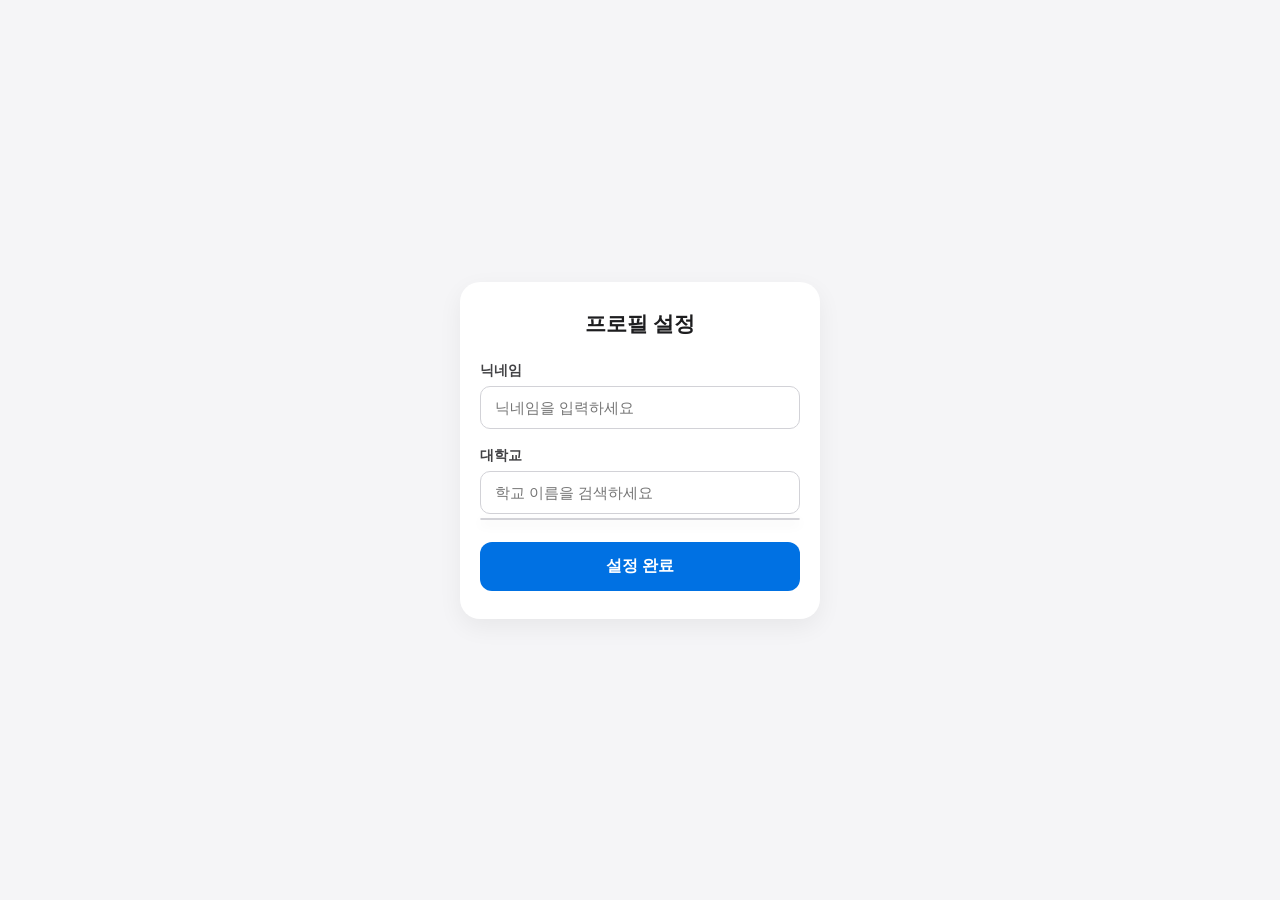
<file: index.html>
<!DOCTYPE html>
<html lang="ko">
<head>
    <meta charset="UTF-8">
    <meta name="viewport" content="width=device-width, initial-scale=1.0, maximum-scale=1.0, user-scalable=no">
    <title>프로필 설정</title>
    <style>
        * {
            box-sizing: border-box;
            margin: 0;
            padding: 0;
        }
        body {
            font-family: -apple-system, BlinkMacSystemFont, 'Segoe UI', Roboto, 'Helvetica Neue', Arial, sans-serif;
            background-color: #f5f5f7;
            display: flex;
            justify-content: center;
            align-items: center;
            min-height: 100vh;
            padding: 20px 16px; /* 모바일용 외부 여백 */
        }
        .card {
            background: white;
            width: 100%;
            max-width: 360px; /* PC/태블릿 모드 최대 폭 제한 */
            padding: 28px 20px;
            border-radius: 20px;
            box-shadow: 0 8px 24px rgba(0, 0, 0, 0.06);
        }
        h2 {
            font-size: 1.3rem;
            color: #1d1d1f;
            text-align: center;
            margin-bottom: 24px;
        }
        .input-group {
            margin-bottom: 18px;
            position: relative;
        }
        label {
            display: block;
            font-size: 0.85rem;
            font-weight: 600;
            margin-bottom: 6px;
            color: #424245;
        }
        input {
            width: 100%;
            padding: 12px 14px;
            border: 1px solid #d2d2d7;
            border-radius: 10px;
            font-size: 0.95rem;
            outline: none;
            -webkit-appearance: none;
        }
        input:focus {
            border-color: #0071e3;
        }
        .autocomplete-list {
            position: absolute;
            top: 100%;
            left: 0;
            width: 100%;
            max-height: 140px;
            overflow-y: auto;
            margin-top: 4px;
            padding: 0;
            list-style: none;
            background: white;
            border: 1px solid #d2d2d7;
            border-radius: 10px;
            box-shadow: 0 4px 12px rgba(0, 0, 0, 0.1);
            z-index: 100;
        }
        .autocomplete-list li {
            padding: 10px 14px;
            cursor: pointer;
            font-size: 0.9rem;
            border-bottom: 1px solid #f5f5f7;
        }
        .autocomplete-list li:last-child {
            border-bottom: none;
        }
        .autocomplete-list li:hover {
            background-color: #f5f5f7;
        }
        .selected-tag {
            display: inline-block;
            margin-top: 8px;
            padding: 5px 12px;
            background-color: #e8f2ff;
            color: #0071e3;
            border-radius: 12px;
            font-size: 0.8rem;
            font-weight: 600;
        }
        .submit-btn {
            width: 100%;
            padding: 14px;
            background-color: #0071e3;
            color: white;
            border: none;
            border-radius: 12px;
            font-size: 1rem;
            font-weight: 600;
            cursor: pointer;
            margin-top: 10px;
            -webkit-appearance: none;
        }
        .submit-btn:active {
            background-color: #005bb5;
        }

        /* 스마트폰 가로 폭이 340px 이하인 아주 작은 디바이스 커스텀 대응 */
        @media (max-width: 340px) {
            .card {
                padding: 22px 16px;
            }
            h2 {
                font-size: 1.15rem;
            }
            input {
                font-size: 0.88rem;
                padding: 10px 12px;
            }
        }
    </style>
</head>
<body>

    <div class="card">
        <h2>프로필 설정</h2>
        
        <div class="input-group">
            <label for="nickname-input">닉네임</label>
            <input type="text" id="nickname-input" placeholder="닉네임을 입력하세요">
        </div>

        <div class="input-group">
            <label for="univ-input">대학교</label>
            <input type="text" id="univ-input" placeholder="학교 이름을 검색하세요" autocomplete="off">
            <ul id="univ-list" class="autocomplete-list"></ul>
            <div id="selected-badge" style="display: none;" class="selected-tag"></div>
        </div>

        <button id="submit-btn" class="submit-btn">설정 완료</button>
    </div>

    <script>
        const universities = [
            "제주대학교", "대구대학교", "한국해양대학교", "건양대학교"
        ];

        let selectedUniv = "";

        const nicknameInput = document.getElementById('nickname-input');
        const univInput = document.getElementById('univ-input');
        const univList = document.getElementById('univ-list');
        const selectedBadge = document.getElementById('selected-badge');
        const submitBtn = document.getElementById('submit-btn');

        function showList(items) {
            univList.innerHTML = '';
            items.forEach(univ => {
                const li = document.createElement('li');
                li.textContent = univ;
                
                li.addEventListener('mousedown', function(e) {
                    e.preventDefault();
                    selectUniversity(univ);
                });

                univList.appendChild(li);
            });
        }

        function selectUniversity(univ) {
            selectedUniv = univ;
            univInput.value = univ;
            selectedBadge.textContent = `선택: ${univ}`;
            selectedBadge.style.display = 'inline-block';
            univList.innerHTML = '';
        }

        univInput.addEventListener('focus', () => showList(universities));
        univInput.addEventListener('input', function() {
            const query = this.value.trim();
            const filtered = universities.filter(u => u.includes(query));
            showList(filtered);
        });
        univInput.addEventListener('blur', () => {
            setTimeout(() => { univList.innerHTML = ''; }, 150);
        });

        submitBtn.addEventListener('click', function() {
            const nickname = nicknameInput.value.trim();

            if (!nickname) {
                alert('닉네임을 입력해 주세요.');
                return;
            }
            if (!selectedUniv) {
                alert('대학교 목록에서 선택해 주세요.');
                return;
            }

            localStorage.setItem('userNickname', nickname);
            localStorage.setItem('userUniv', selectedUniv);

            window.location.href = 'result.html';
        });
    </script>
</body>
</html>
</file>
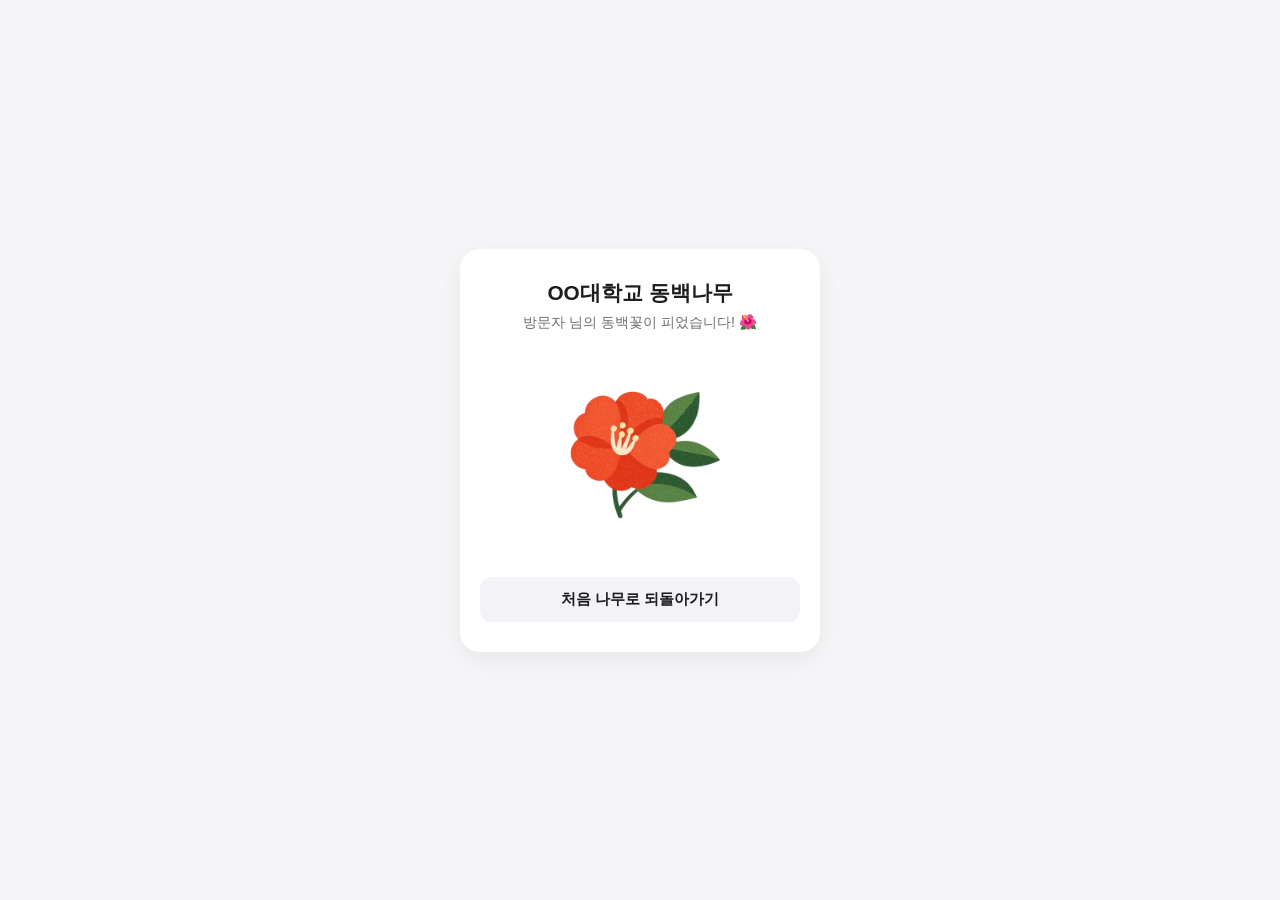
<file: flower-result.html>
<!DOCTYPE html>
<html lang="ko">
<head>
    <meta charset="UTF-8">
    <meta name="viewport" content="width=device-width, initial-scale=1.0, maximum-scale=1.0, user-scalable=no">
    <title>동백꽃 완성</title>
    <style>
        * {
            box-sizing: border-box;
            margin: 0;
            padding: 0;
        }
        body {
            font-family: -apple-system, BlinkMacSystemFont, 'Segoe UI', Roboto, sans-serif;
            background-color: #f5f5f7;
            display: flex;
            justify-content: center;
            align-items: center;
            min-height: 100vh;
            padding: 20px 16px;
        }
        .card {
            background: white;
            width: 100%;
            max-width: 360px;
            padding: 30px 20px;
            border-radius: 20px;
            box-shadow: 0 8px 24px rgba(0, 0, 0, 0.06);
            text-align: center;
        }
        .tree-title {
            font-size: 1.3rem;
            font-weight: 700;
            color: #1d1d1f;
            margin-bottom: 6px;
            word-break: keep-all;
        }
        .user-subtext {
            font-size: 0.9rem;
            color: #6e6e73;
            margin-bottom: 20px;
        }
        .tree-container {
            position: relative;
            width: 100%;
            display: flex;
            justify-content: center;
            align-items: center;
            margin: 15px 0 25px 0;
        }
        .tree-image {
            width: 100%;
            max-width: 200px;
            height: auto;
            object-fit: contain;
            display: block;
        }
        .back-btn {
            width: 100%;
            padding: 12px;
            background-color: #f2f2f7;
            color: #1d1d1f;
            border: none;
            border-radius: 12px;
            font-size: 0.95rem;
            font-weight: 600;
            cursor: pointer;
            -webkit-appearance: none;
        }
        .back-btn:active {
            background-color: #e5e5ea;
        }

        @media (max-width: 340px) {
            .card { padding: 24px 16px; }
            .tree-title { font-size: 1.15rem; }
            .tree-image { max-width: 160px; }
        }
    </style>
</head>
<body>

    <div class="card">
        <div id="display-tree-title" class="tree-title">대학교 동백나무</div>
        <div id="display-nickname" class="user-subtext">닉네임 님의 공간</div>

        <div class="tree-container">
            <img src="flower.png" alt="꽃이 핀 나무" class="tree-image">
        </div>

        <!-- 💡 클릭 시 새 페이지(final-tree.html)로 이동하는 버튼 -->
        <button class="back-btn" onclick="location.href='final-tree.html'">처음 나무로 되돌아가기</button>
    </div>

    <script>
        const nickname = localStorage.getItem('userNickname') || '방문자';
        const univ = localStorage.getItem('userUniv') || 'OO대학교';

        document.getElementById('display-tree-title').textContent = `${univ} 동백나무`;
        document.getElementById('display-nickname').textContent = `${nickname} 님의 동백꽃이 피었습니다! 🌺`;
    </script>
</body>
</html>
</file>
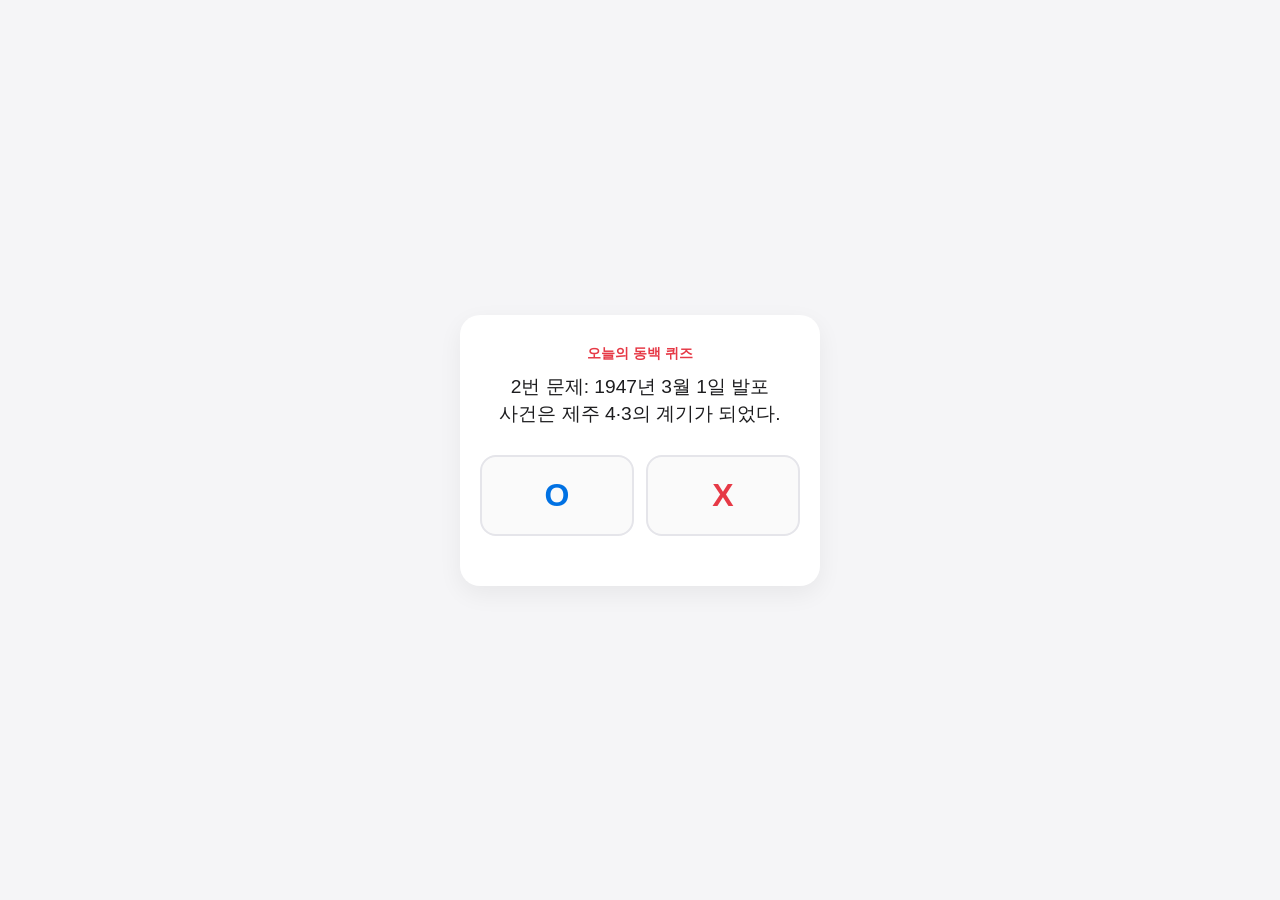
<file: make-flower.html>
<!DOCTYPE html>
<html lang="ko">
<head>
    <meta charset="UTF-8">
    <meta name="viewport" content="width=device-width, initial-scale=1.0, maximum-scale=1.0, user-scalable=no">
    <title>동백꽃 만들기 - O/X 퀴즈</title>
    <style>
        * {
            box-sizing: border-box;
            margin: 0;
            padding: 0;
        }
        body {
            font-family: -apple-system, BlinkMacSystemFont, 'Segoe UI', Roboto, sans-serif;
            background-color: #f5f5f7;
            display: flex;
            justify-content: center;
            align-items: center;
            min-height: 100vh;
            padding: 20px 16px;
        }
        .card {
            background: white;
            width: 100%;
            max-width: 360px;
            padding: 30px 20px;
            border-radius: 20px;
            box-shadow: 0 8px 24px rgba(0, 0, 0, 0.06);
            text-align: center;
        }
        .progress-text {
            font-size: 0.85rem;
            color: #e63946;
            font-weight: 700;
            margin-bottom: 8px;
        }
        .quiz-title {
            font-size: 1.2rem;
            color: #1d1d1f;
            margin-bottom: 24px;
            word-break: keep-all;
            line-height: 1.4;
            min-height: 60px;
            display: flex;
            align-items: center;
            justify-content: center;
        }

        /* O/X 버튼 영역 */
        .ox-container {
            display: flex;
            gap: 12px;
            margin-bottom: 20px;
        }
        .ox-btn {
            flex: 1;
            padding: 20px 0;
            font-size: 2rem;
            font-weight: 800;
            border: 2px solid #e5e5ea;
            border-radius: 16px;
            background-color: #fafafa;
            cursor: pointer;
            transition: all 0.1s ease;
        }
        .ox-btn.o-btn { color: #0071e3; }
        .ox-btn.x-btn { color: #e63946; }
        .ox-btn:active {
            transform: scale(0.96);
            background-color: #f2f2f7;
        }
    </style>
</head>
<body>

    <div class="card">
        <div class="progress-text">오늘의 동백 퀴즈</div>
        <div id="question" class="quiz-title">문제를 불러오는 중...</div>

        <div class="ox-container">
            <button class="ox-btn o-btn" onclick="submitAnswer('O')">O</button>
            <button class="ox-btn x-btn" onclick="submitAnswer('X')">X</button>
        </div>
    </div>

    <script>
        // ==========================================
        // 💡 [퀴즈 문제 및 정답/해설 설정]
        // ==========================================
        const quizData = [
            {
                question: "1번 문제: 제주 4·3 사건은 1948년 4월 3일에 시작되었다.",
                answer: "O",
                explanation: "제주 4·3 사건은 1948년 4월 3일에 시작되었다."
            },
            {
                question: "2번 문제: 1947년 3월 1일 발포 사건은 제주 4·3의 계기가 되었다.",
                answer: "O",
                explanation: "1947년 3월 1일 발포 사건은 제주 4·3의 계기가 되었다."
            },
            {
                question: "3번 문제: 제주 4·3 사건은 한국전쟁 이후에 발생했다.",
                answer: "X",
                explanation: "한국전쟁보다 이전에 발생."
            }
        ];
        // ==========================================

        let selectedQuiz = null;

        // 랜덤 문제 선택
        function loadRandomQuiz() {
            const randomIndex = Math.floor(Math.random() * quizData.length);
            selectedQuiz = quizData[randomIndex];
            document.getElementById('question').textContent = selectedQuiz.question;
        }

        // O / X 선택 시 동작
        function submitAnswer(userChoice) {
            const isCorrect = (userChoice === selectedQuiz.answer);

            if (isCorrect) {
                alert(`⭕ 정답입니다!\n\n• 정답: ${selectedQuiz.answer}\n\n💡 해설: ${selectedQuiz.explanation}`);
            } else {
                alert(`❌ 오답입니다!\n\n• 제출한 답: ${userChoice}\n• 실제 정답: ${selectedQuiz.answer}\n\n💡 해설: ${selectedQuiz.explanation}`);
            }

            // 💡 정답/오답 구분 없이 무조건 꽃이 핀 결과 페이지(flower-result.html)로 이동
            window.location.href = 'flower-result.html';
        }

        // 페이지 열릴 때 퀴즈 로드
        loadRandomQuiz();
    </script>
</body>
</html>
</file>
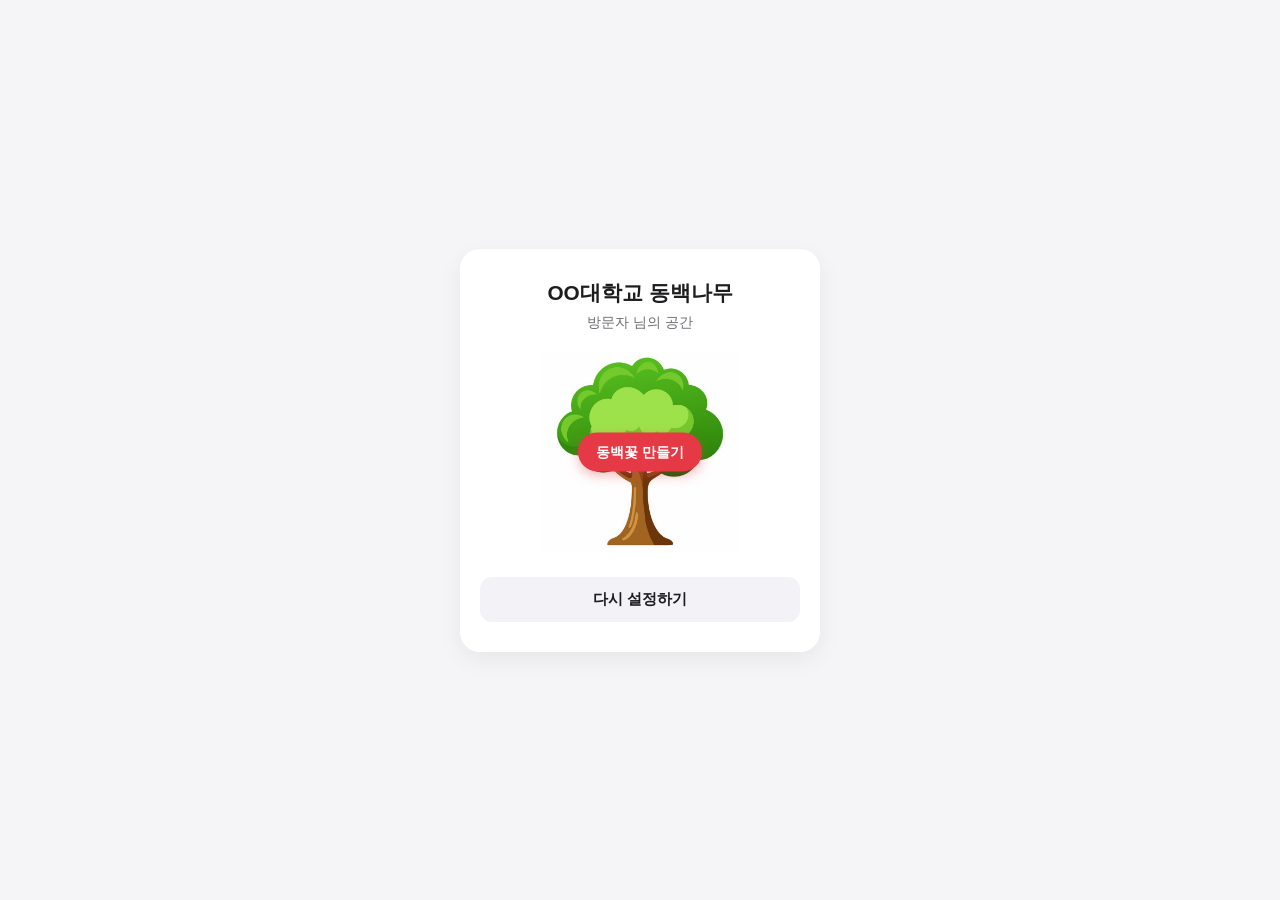
<file: result.html>
<!DOCTYPE html>
<html lang="ko">
<head>
    <meta charset="UTF-8">
    <meta name="viewport" content="width=device-width, initial-scale=1.0, maximum-scale=1.0, user-scalable=no">
    <title>설정 완료</title>
    <style>
        * {
            box-sizing: border-box;
            margin: 0;
            padding: 0;
        }
        body {
            font-family: -apple-system, BlinkMacSystemFont, 'Segoe UI', Roboto, 'Helvetica Neue', Arial, sans-serif;
            background-color: #f5f5f7;
            display: flex;
            justify-content: center;
            align-items: center;
            min-height: 100vh;
            padding: 20px 16px;
        }
        .card {
            background: white;
            width: 100%;
            max-width: 360px;
            padding: 30px 20px;
            border-radius: 20px;
            box-shadow: 0 8px 24px rgba(0, 0, 0, 0.06);
            text-align: center;
        }
        .tree-title {
            font-size: 1.3rem;
            font-weight: 700;
            color: #1d1d1f;
            margin-bottom: 6px;
            word-break: keep-all;
        }
        .user-subtext {
            font-size: 0.9rem;
            color: #6e6e73;
            margin-bottom: 20px;
        }
        
        /* 💡 이미지 및 중앙 버튼 배치 영역 */
        .tree-container {
            position: relative; /* 버튼의 위치 기준점 */
            width: 100%;
            display: flex;
            justify-content: center;
            align-items: center;
            margin: 15px 0 25px 0;
        }
        .tree-image {
            width: 100%;
            max-width: 200px;
            height: auto;
            object-fit: contain;
            display: block;
        }

        /* 💡 나무 정중앙 버튼 스타일 */
        .flower-btn {
            position: absolute;
            top: 50%;
            left: 50%;
            transform: translate(-50%, -50%); /* 정확히 정중앙 정렬 */
            background-color: #e63946; /* 동백꽃 느낌의 붉은색 */
            color: white;
            border: none;
            padding: 10px 18px;
            border-radius: 20px;
            font-size: 0.9rem;
            font-weight: bold;
            cursor: pointer;
            box-shadow: 0 4px 12px rgba(230, 57, 70, 0.35);
            white-space: nowrap;
        }
        .flower-btn:active {
            transform: translate(-50%, -50%) scale(0.95);
            background-color: #d62828;
        }

        .back-btn {
            width: 100%;
            padding: 12px;
            background-color: #f2f2f7;
            color: #1d1d1f;
            border: none;
            border-radius: 12px;
            font-size: 0.95rem;
            font-weight: 600;
            cursor: pointer;
            -webkit-appearance: none;
        }
        .back-btn:active {
            background-color: #e5e5ea;
        }

        @media (max-width: 340px) {
            .card { padding: 24px 16px; }
            .tree-title { font-size: 1.15rem; }
            .tree-image { max-width: 160px; }
            .flower-btn { font-size: 0.8rem; padding: 8px 14px; }
        }
    </style>
</head>
<body>

    <div class="card">
        <div id="display-tree-title" class="tree-title">대학교 동백나무</div>
        <div id="display-nickname" class="user-subtext">닉네임 님의 공간</div>

        <div class="tree-container">
            <!-- 💡 준비한 나무 이미지 파일명으로 수정하세요 -->
            <img src="tree.jpg" alt="내 나무" class="tree-image">
            
            <!-- 💡 이미지 중앙 동백꽃 만들기 버튼 -->
            <button class="flower-btn" onclick="location.href='make-flower.html'">동백꽃 만들기</button>
        </div>

        <button class="back-btn" onclick="location.href='index.html'">다시 설정하기</button>
    </div>

    <script>
        const nickname = localStorage.getItem('userNickname') || '방문자';
        const univ = localStorage.getItem('userUniv') || 'OO대학교';

        document.getElementById('display-tree-title').textContent = `${univ} 동백나무`;
        document.getElementById('display-nickname').textContent = `${nickname} 님의 공간`;
    </script>
</body>
</html>
</file>
